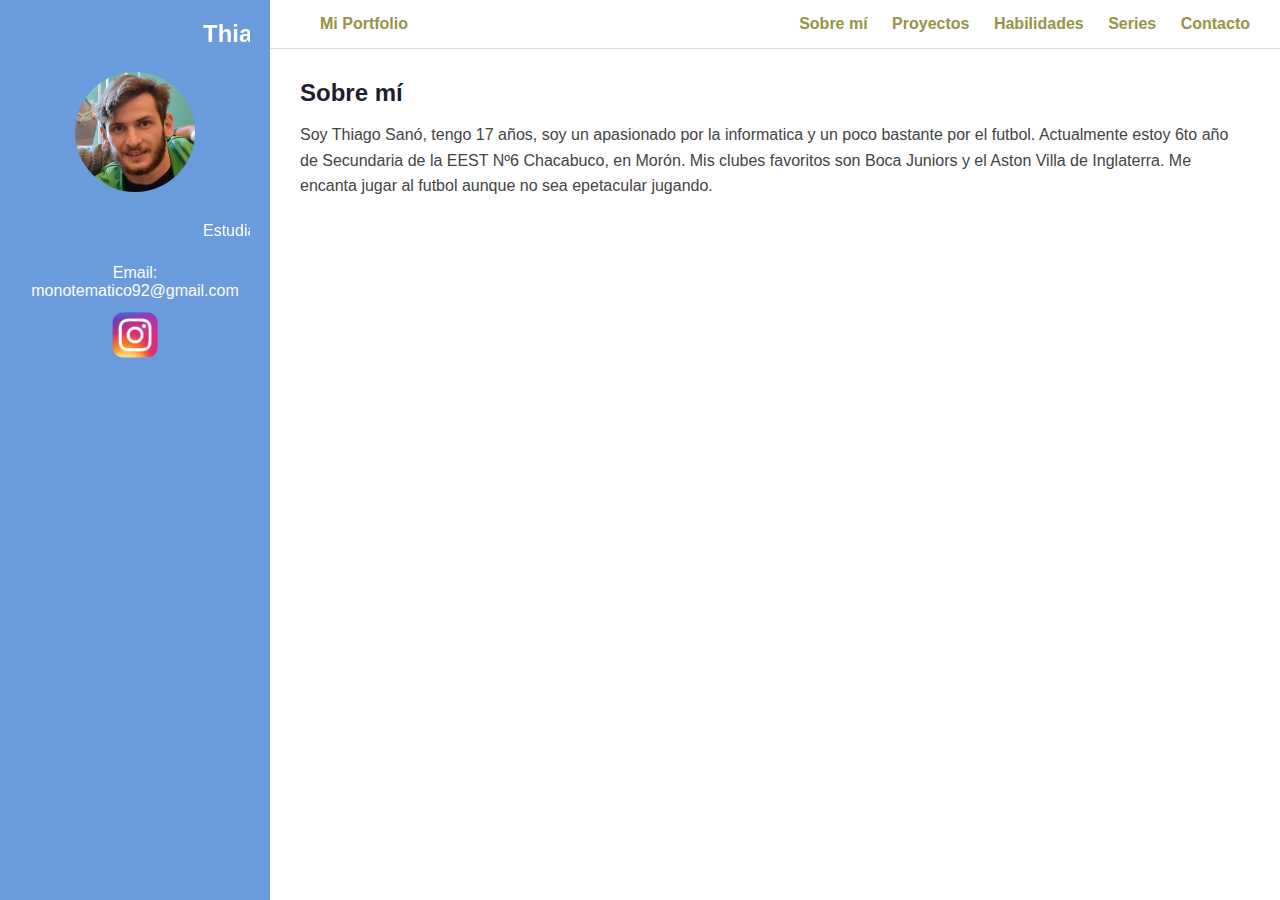
<file: index.html>
<!DOCTYPE html>
<html lang="es">
<head>
  <meta charset="UTF-8" />
  <meta name="viewport" content="width=device-width, initial-scale=1.0"/>
  <title>Mi Portfolio</title>
  <link rel="stylesheet" href="css/style.css" />
</head>
<body>
  <aside class="sidebar">
    <marquee>
    <h2>Thiago Sanó</h2>
  </marquee>
    <img src="KK.jpg" width="120px" class="yo" height="120px" alt="fotokk">
    <marquee>
    <p>Estudiante de Informatica</p>
  </marquee>
    <p>Email: monotematico92@gmail.com</p>
    <a href="https://www.instagram.com/sathia07_?igsh=cXkzbndmOWpzOXY5">
    <img src="igicon.png" class="ig" alt="IG">
  </aside>

  <div class="main-content">
    <nav class="navbar">
      <div>Mi Portfolio</div>
      <div>
        <a href="#sobremi">Sobre mí</a>
        <a href="proyectos.html">Proyectos</a>
        <a href="habilidades.html">Habilidades</a>
        <a href="series.html">Series</a>
        <a href="contacto.html">Contacto</a>
      </div>
    </nav>

    <div class="content">
      <section class="section" id="sobremi">
        <h2>Sobre mí</h2>
        <p>Soy Thiago Sanó, tengo 17 años, soy un apasionado por la informatica y un poco bastante por el futbol. Actualmente estoy 6to año de Secundaria de la EEST Nº6 Chacabuco, en Morón. Mis clubes favoritos son Boca Juniors y el Aston Villa de Inglaterra. Me encanta jugar al futbol aunque no sea epetacular jugando.
        </p>
      </section>
    </div>
  </div>
</body>
</html>
</file>
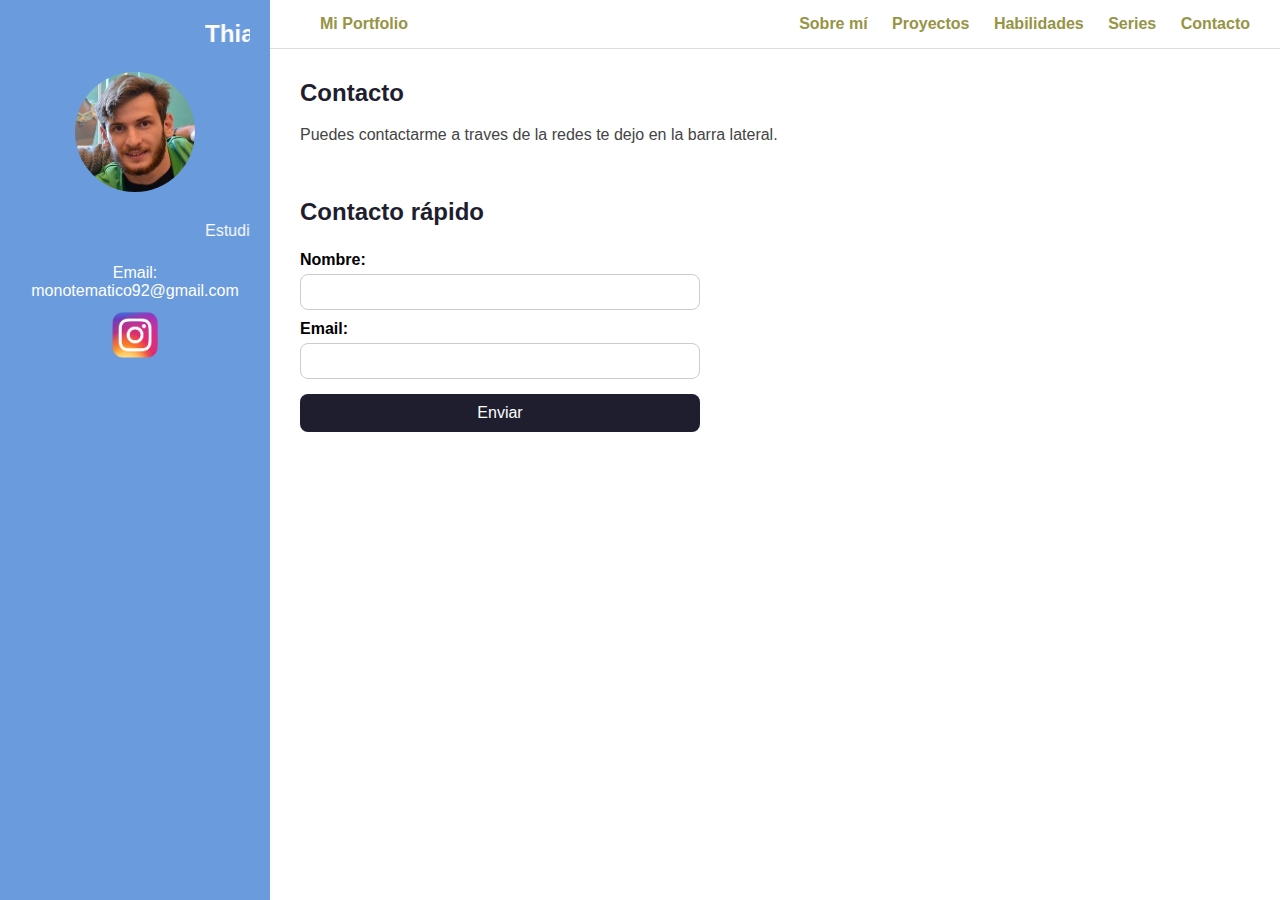
<file: contacto.html>
<!DOCTYPE html>
<html lang="es">
<head>
  <meta charset="UTF-8" />
  <meta name="viewport" content="width=device-width, initial-scale=1.0"/>
  <title>Mi Portfolio</title>
  <link rel="stylesheet" href="css/style.css" />
</head>


<body>
  <aside class="sidebar">
    <marquee>
    <h2>Thiago Sanó</h2>
  </marquee>
    <img src="KK.jpg" width="120px" class="yo" height="120px" alt="fotokk">
    <marquee>
    <p>Estudiante de Informatica</p>
  </marquee>
    <p>Email: monotematico92@gmail.com</p>
    <a href="https://www.instagram.com/sathia07_?igsh=cXkzbndmOWpzOXY5">
    <img src="igicon.png" class="ig" alt="IG">
  </aside>

  <div class="main-content">
    <nav class="navbar">
      <div>Mi Portfolio</div>
      <div>
        <a href="#sobremi">Sobre mí</a>
        <a href="proyectos.html">Proyectos</a>
        <a href="habilidades.html">Habilidades</a>
        <a href="series.html">Series</a>
        <a href="contacto.html">Contacto</a>
      </div>
    </nav>

        <div class="content">
      <section class="section" id="contacto">
        <h2>Contacto</h2>
        <p>Puedes contactarme a traves de la redes te dejo en la barra lateral.</p>
      </section>

      <section class="section" id="formulario">
  <h2>Contacto rápido</h2>

  <form id="contact-form">
    <label for="nombre">Nombre:</label>
    <input type="text" id="nombre" name="nombre" required>

    <label for="email">Email:</label>
    <input type="email" id="email" name="email" required>

    <button type="submit">Enviar</button>
  </form>

  <p id="mensaje-enviado" style="display: none; color: green; margin-top: 10px;">
    ¡Formulario enviado con éxito!
  </p>
</section>

<script>
  document.addEventListener('DOMContentLoaded', function () {
    const form = document.getElementById('contact-form');
    const mensaje = document.getElementById('mensaje-enviado');

    form.addEventListener('submit', function (e) {
      e.preventDefault(); // Detiene el envío real
      mensaje.style.display = 'block'; // Muestra el cartel
      form.reset(); // Limpia los campos
    });
  });
</script>

    </div>
  </div>
  
</body>
</html>
</file>
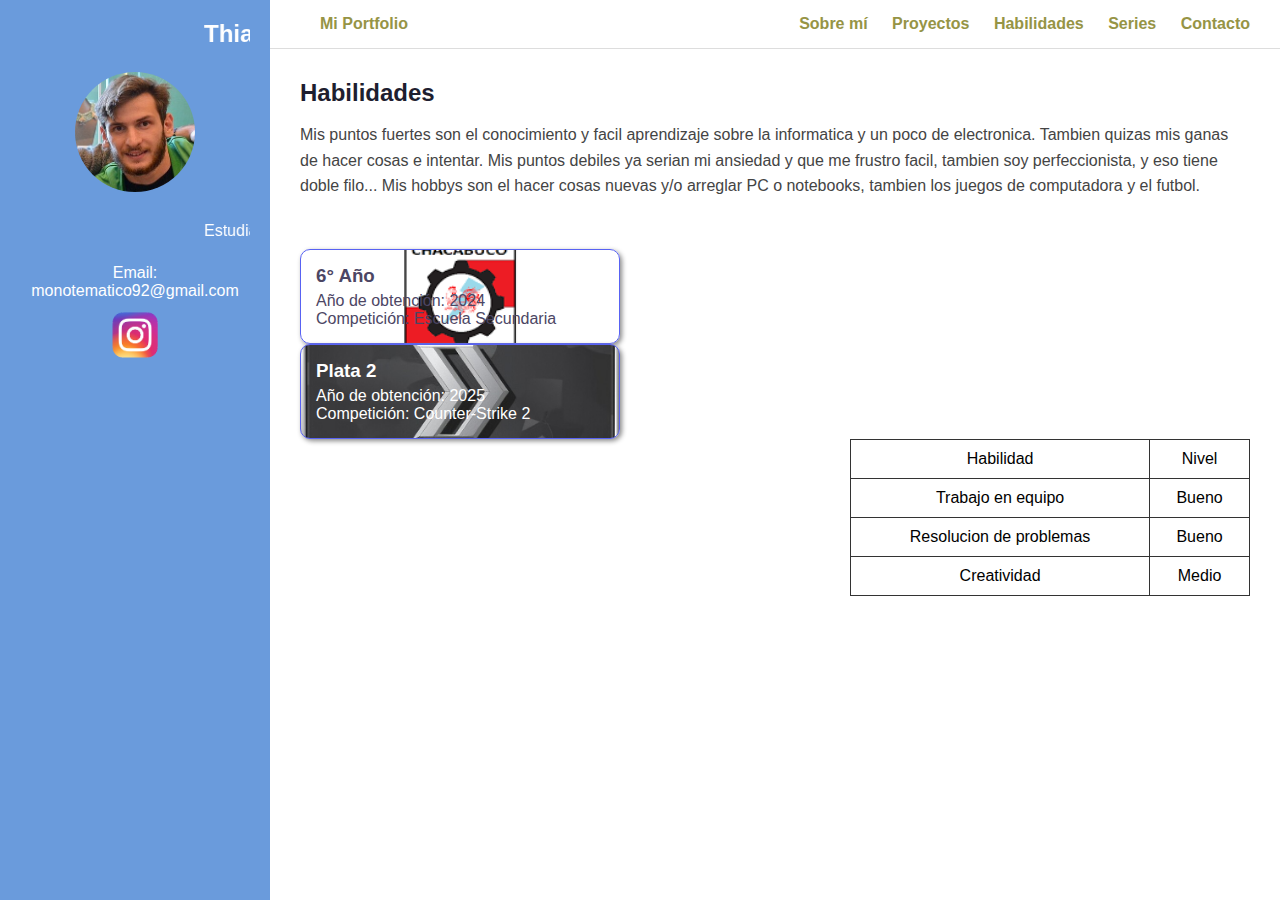
<file: habilidades.html>
<!DOCTYPE html>
<html lang="es">
<head>
  <meta charset="UTF-8" />
  <meta name="viewport" content="width=device-width, initial-scale=1.0"/>
  <title>Mi Portfolio</title>
  <link rel="stylesheet" href="css/style.css" />
</head>
<body>
  <aside class="sidebar">
    <marquee>
    <h2>Thiago Sanó</h2>
  </marquee>
    <img src="KK.jpg" width="120px" class="yo" height="120px" alt="fotokk">
    <marquee>
    <p>Estudiante de Informatica</p>
  </marquee>
    <p>Email: monotematico92@gmail.com</p>
    <a href="https://www.instagram.com/sathia07_?igsh=cXkzbndmOWpzOXY5">
    <img src="igicon.png" class="ig" alt="IG">
  </aside>

  <div class="main-content">
    <nav class="navbar">
      <div>Mi Portfolio</div>
      <div>
        <a href="#sobremi">Sobre mí</a>
        <a href="proyectos.html">Proyectos</a>
        <a href="habilidades.html">Habilidades</a>
        <a href="series.html">Series</a>
        <a href="contacto.html">Contacto</a>
      </div>
    </nav>

    <div class="content">
      <section class="section" id="habilidades">
        <h2>Habilidades</h2>
        <p>Mis puntos fuertes son el conocimiento y facil aprendizaje sobre la informatica y un poco de electronica. Tambien quizas mis ganas de hacer cosas e intentar. Mis puntos debiles ya serian mi ansiedad y que me frustro facil, tambien soy perfeccionista, y eso tiene doble filo...
          Mis hobbys son el hacer cosas nuevas y/o arreglar PC o notebooks, tambien los juegos de computadora y el futbol.
        </p>
      </section>
      <div class="trofeo">
            <div class="info-trofeo">
                <h3>6° Año</h3>
                <p>Año de obtención: 2024</p>
                <p>Competición: Escuela Secundaria</p>
            </div>
      </div>
            <div class="trofeo_PL">
                  <div class="info-trofeo">
                      <h3>Plata 2</h3>
                      <p>Año de obtención: 2025</p>
                      <p>Competición: Counter-Strike 2</p>
                  </div>
    </div>
    <div style="text-align: right;"></div>
    <table class="mi-tabla">
      <tr>
        <td>Habilidad</td>
        <td>Nivel</td>
      </tr>
      <tr>
        <td>Trabajo en equipo</td>
        <td>Bueno</td>
      </tr>
      <tr>
        <td>Resolucion de problemas</td>
        <td>Bueno</td>
      </tr>
      <tr>
        <td>Creatividad</td>
        <td>Medio</td>
      </tr>
    </table>
    
  </div>
</body>
</html>
</file>
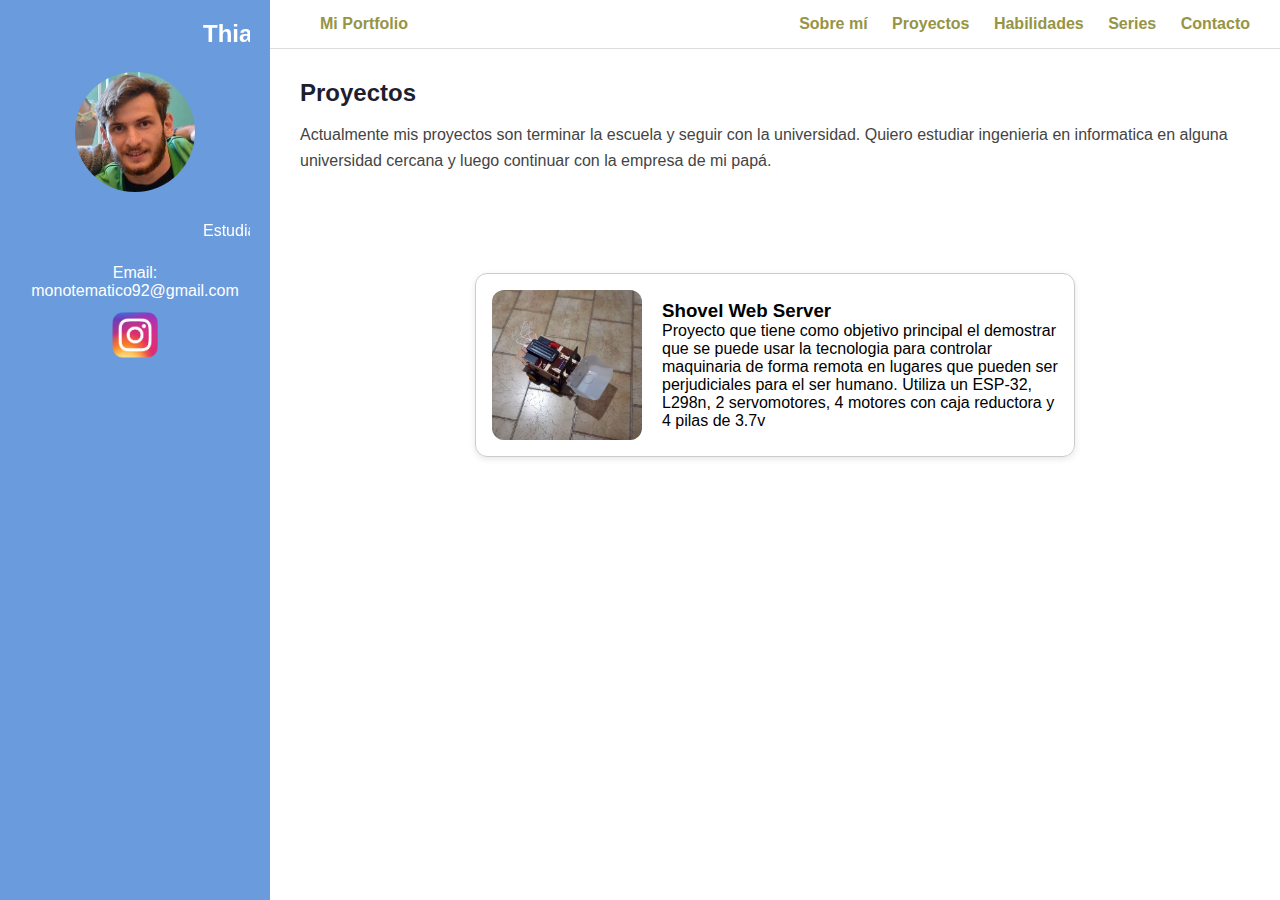
<file: proyectos.html>
<!DOCTYPE html>
<html lang="es">
<head>
  <meta charset="UTF-8" />
  <meta name="viewport" content="width=device-width, initial-scale=1.0"/>
  <title>Mi Portfolio</title>
  <link rel="stylesheet" href="css/style.css" />
</head>
<body>
  <aside class="sidebar">
    <marquee>
    <h2>Thiago Sanó</h2>
  </marquee>
    <img src="KK.jpg" width="120px" class="yo" height="120px" alt="fotokk">
    <marquee>
    <p>Estudiante de Informatica</p>
  </marquee>
    <p>Email: monotematico92@gmail.com</p>
    <a href="https://www.instagram.com/sathia07_?igsh=cXkzbndmOWpzOXY5">
    <img src="igicon.png" class="ig" alt="IG">
  </aside>

  <div class="main-content">
    <nav class="navbar">
      <div>Mi Portfolio</div>
      <div>
        <a href="#sobremi">Sobre mí</a>
        <a href="proyectos.html">Proyectos</a>
        <a href="#habilidades">Habilidades</a>
        <a href="#series">Series</a>
        <a href="#contacto">Contacto</a>
      </div>
    </nav>

    <div class="content">
      <section class="section" id="proyectos">
        <h2>Proyectos</h2>
        <p>Actualmente mis proyectos son terminar la escuela y seguir con la universidad. Quiero estudiar ingenieria en informatica en alguna universidad cercana y luego continuar con la empresa de mi papá.</p>
      </section>
  </div>
    <div class="cuadro-horizontal">
      <img src="shovel web server.jpg" alt="Foto">
      <div class="texto">
      <h3>Shovel Web Server</h3>
      <p>Proyecto que tiene como objetivo principal el demostrar que se puede usar la tecnologia para controlar maquinaria de forma remota en lugares que pueden ser perjudiciales para el ser humano. Utiliza un ESP-32, L298n, 2 servomotores, 4 motores con caja reductora y 4 pilas de 3.7v</p>
    </div>
  </div>
</body>
</html>
</file>
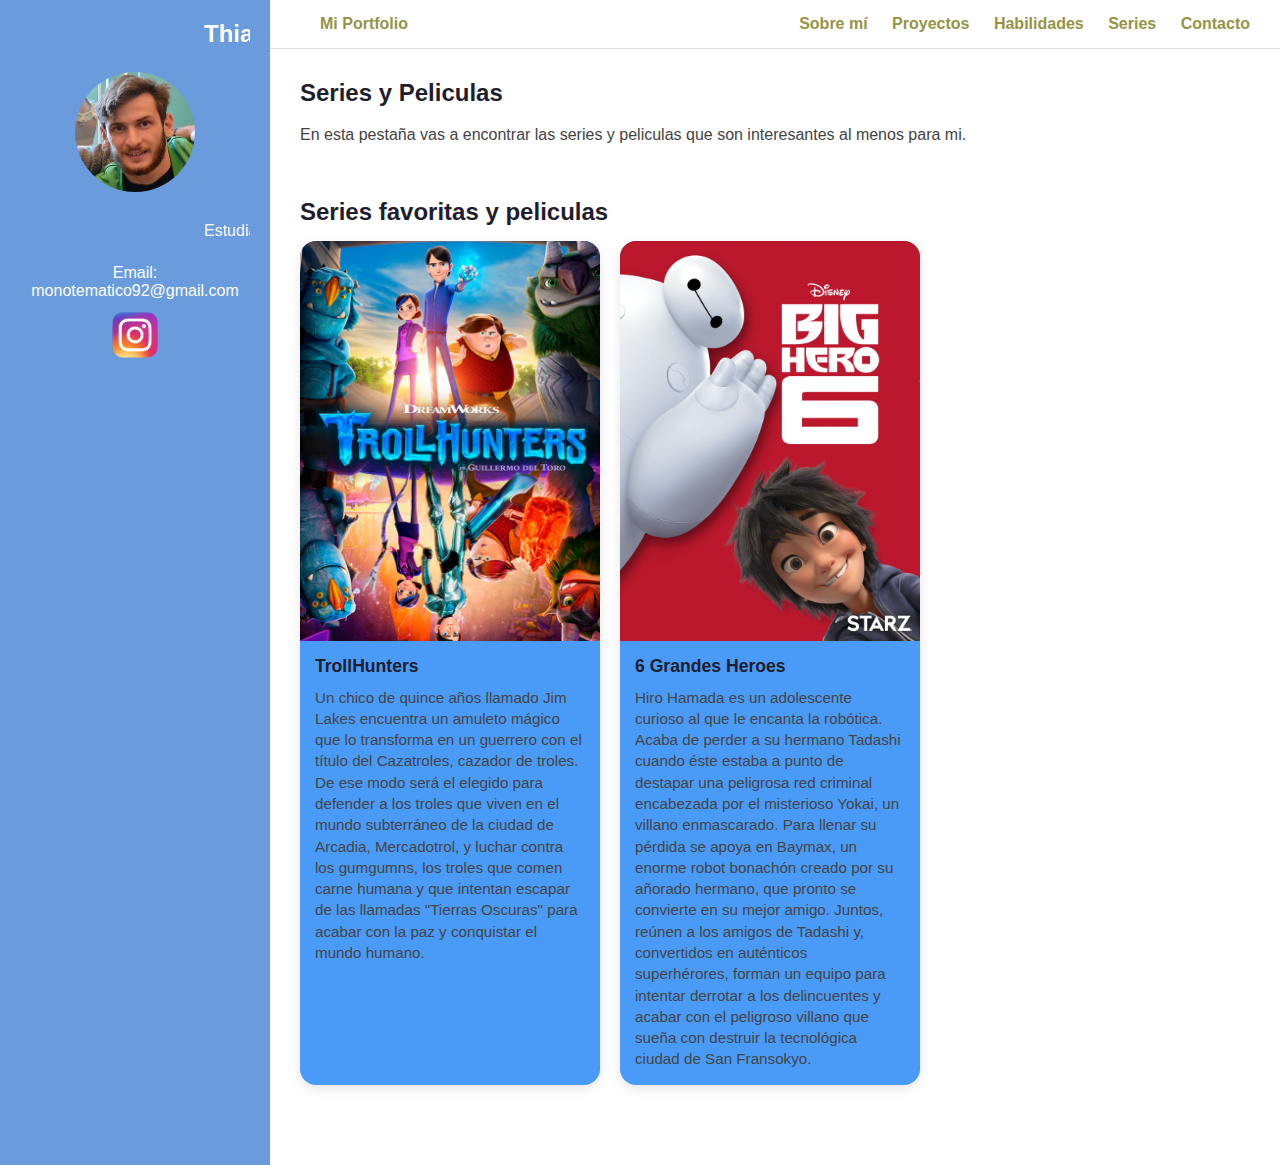
<file: series.html>
<!DOCTYPE html>
<html lang="es">
<head>
  <meta charset="UTF-8" />
  <meta name="viewport" content="width=device-width, initial-scale=1.0"/>
  <title>Mi Portfolio</title>
  <link rel="stylesheet" href="css/style.css" />
</head>
<body>
  <aside class="sidebar">
    <marquee>
    <h2>Thiago Sanó</h2>
  </marquee>
    <img src="KK.jpg" width="120px" class="yo" height="120px" alt="fotokk">
    <marquee>
    <p>Estudiante de Informatica</p>
  </marquee>
    <p>Email: monotematico92@gmail.com</p>
    <a href="https://www.instagram.com/sathia07_?igsh=cXkzbndmOWpzOXY5">
    <img src="igicon.png" class="ig" alt="IG">
  </aside>

  <div class="main-content">
    <nav class="navbar">
      <div>Mi Portfolio</div>
      <div>
        <a href="#sobremi">Sobre mí</a>
        <a href="proyectos.html">Proyectos</a>
        <a href="habilidades.html">Habilidades</a>
        <a href="series.html">Series</a>
        <a href="contacto.html">Contacto</a>
      </div>
    </nav>

    <div class="content">
      <section class="section" id="series">
        <h2>Series y Peliculas</h2>
        <p>En esta pestaña vas a encontrar las series y peliculas que son interesantes al menos para mi.</p>
      </section>
    
      <section class="section" id="series">
  <h2>Series favoritas y peliculas</h2>
  <div class="card-container">
    <div class="serie-card">
      <img src="trollhunters.png" alt="Trollhunters">
      <div class="card-text">
        <h3>TrollHunters</h3>
        <p>Un chico de quince años llamado Jim Lakes encuentra un amuleto mágico que lo transforma en un guerrero con el título del Cazatroles, cazador de troles. De ese modo será el elegido para defender a los troles que viven en el mundo subterráneo de la ciudad de Arcadia, Mercadotrol, y luchar contra los gumgumns, los troles que comen carne humana y que intentan escapar de las llamadas "Tierras Oscuras" para acabar con la paz y conquistar el mundo humano.</p>
      </div>
    </div>

    <div class="serie-card">
      <img src="bighero6.jpg" alt="BigHero6">
      <div class="card-text">
        <h3>6 Grandes Heroes</h3>
        <p>Hiro Hamada es un adolescente curioso al que le encanta la robótica. Acaba de perder a su hermano Tadashi cuando éste estaba a punto de destapar una peligrosa red criminal encabezada por el misterioso Yokai, un villano enmascarado. Para llenar su pérdida se apoya en Baymax, un enorme robot bonachón creado por su añorado hermano, que pronto se convierte en su mejor amigo. Juntos, reúnen a los amigos de Tadashi y, convertidos en auténticos superhérores, forman un equipo para intentar derrotar a los delincuentes y acabar con el peligroso villano que sueña con destruir la tecnológica ciudad de San Fransokyo.</p>
      </div>
    </div>
    </div>
  </div>
</body>
</html>
</file>
<file: css/style.css>
* {
    margin: 0;
    padding: 0;
    box-sizing: border-box;
    font-family: 'Segoe UI', sans-serif;
  }
  
  body {
    display: flex;
    min-height: 100vh;
    background-color: #ffffff;
  }

  .sidebar {
    width: 270px;
    background-color: #6a9bdc;
    color: white;
    padding: 20px;
    text-align: center;
    align-items: center;
  }
  
  .sidebar h2 {
    margin-bottom: 20px;
  }

  .yo{
    width: 120px;
    height: 120px;
    display: flex;
    gap: auto;
    align-items: center;
    margin: auto;
    border-radius: 50%;
    object-fit: cover;
    margin-bottom: 20px;
  }

  .ig{
    width: 50px;
    height: 50px;
    display: flex;
    gap: auto;
    align-items: center;
    margin: auto;
   
  }
  
  .sidebar p {
    margin: 10px 0;
    color: #ffffff;
  }
  
  .main-content {
    flex: 1;
    display: flex;
    flex-direction: column;
  }
  
  .navbar {
    background-color: #ffffff;
    padding: 15px 30px;
    border-bottom: 1px solid #ddd;
    display: inline-flex;
    justify-content: space-between;
    align-items: center;
  }
  
  .navbar a {
    margin-left: 20px;
    text-decoration: none;
    color: #969445;
    font-weight: bold;
    font-size: 16px;
    display: inline-block;
    transition: transform 0.2s ease, color 0.2s ease;
    transform: scale(1);
  }
  
  .navbar a:hover {
    transform: scale(1.1);
    color: #007bff;
  }
  
  .content {
    padding: 30px;
  }
  
  .section {
    margin-bottom: 50px;
  }
  
  .section h2 {
    margin-bottom: 15px;
    color: #1e1e2f;
  }
  
  .section p {
    color: #444;
    line-height: 1.6;
  }

  .trofeo, .trofeo_PL, .trofeo_FAC {
    border: 1px solid #5862f3;
    padding: 15px;
    display: flex;
    align-items: center;
    box-shadow: 2px 2px 5px #888888;
    border-radius: 10px;
    width: 320px;
    background-size: cover;
    background-repeat: no-repeat;
    background-position: center;
    color: rgb(76, 70, 100);
  }

  .trofeo {
    background-image: url("chacabuco.png");
  }

  .trofeo_PL{
    background-image: url("plata\ 2.jpg");
    color: #ffffff;
  }

  .trofeo img,
.trofeo_PL img,
.trofeo_FAC img {
  max-width: 80px;
  height: auto;
  margin-right: 15px;
}

.info-trofeo h3,
.info-trofeo h4,
.info-trofeo h5 {
  margin: 0 0 5px 0;
}




.card-container {
  display: flex;
  gap: 20px;
  flex-wrap: wrap;
}

.serie-card {
  background-color: #4a9bf8;
  width: 300px;
  border-radius: 16px;
  box-shadow: 0 4px 12px rgba(0, 0, 0, 0.1);
  overflow: hidden;
  display: flex;
  flex-direction: column;
  transition: transform 0.3s ease;
}

.serie-card:hover {
  transform: scale(1.03);
}

.serie-card img {
  width: 100%;
  height: 400px;
  object-fit: cover;
}

.card-text {
  padding: 15px;
}

.card-text h3 {
  margin-bottom: 10px;
  font-size: 1.1rem;
  color: #1e1e2f;
}

.card-text p {
  font-size: 0.95rem;
  color: #444;
  line-height: 1.4;
}



form {
  display: flex;
  flex-direction: column;
  max-width: 400px;
}

form label {
  margin-top: 10px;
  margin-bottom: 5px;
  font-weight: bold;
}

form input {
  padding: 8px;
  border: 1px solid #ccc;
  border-radius: 8px;
  font-size: 1rem;
}

form button {
  margin-top: 15px;
  padding: 10px;
  background-color: #1e1e2f;
  color: white;
  border: none;
  border-radius: 8px;
  font-size: 1rem;
  cursor: pointer;
}

form button:hover {
  background-color: #33334d;
}



.mi-tabla {
  border-collapse: collapse;
  width: 400px;
  border: 1px solid #333;
  margin-left: auto;
}


.mi-tabla td {
  border: 1px solid #333;
  padding: 10px;
  text-align: center;
}

.cuadro-horizontal {
  display: flex;
  align-items: center;
  border: 1px solid #ccc;
  padding: 16px;
  border-radius: 12px;
  max-width: 600px;
  margin: 20px auto;
  box-shadow: 0 2px 6px rgba(0, 0, 0, 0.1);
}

.cuadro-horizontal img {
  width: 150px;
  height: 150px;
  object-fit: cover;
  border-radius: 12px;
  margin-right: 20px;
}

.cuadro-horizontal .texto {
  flex: 1;
}
</file>
